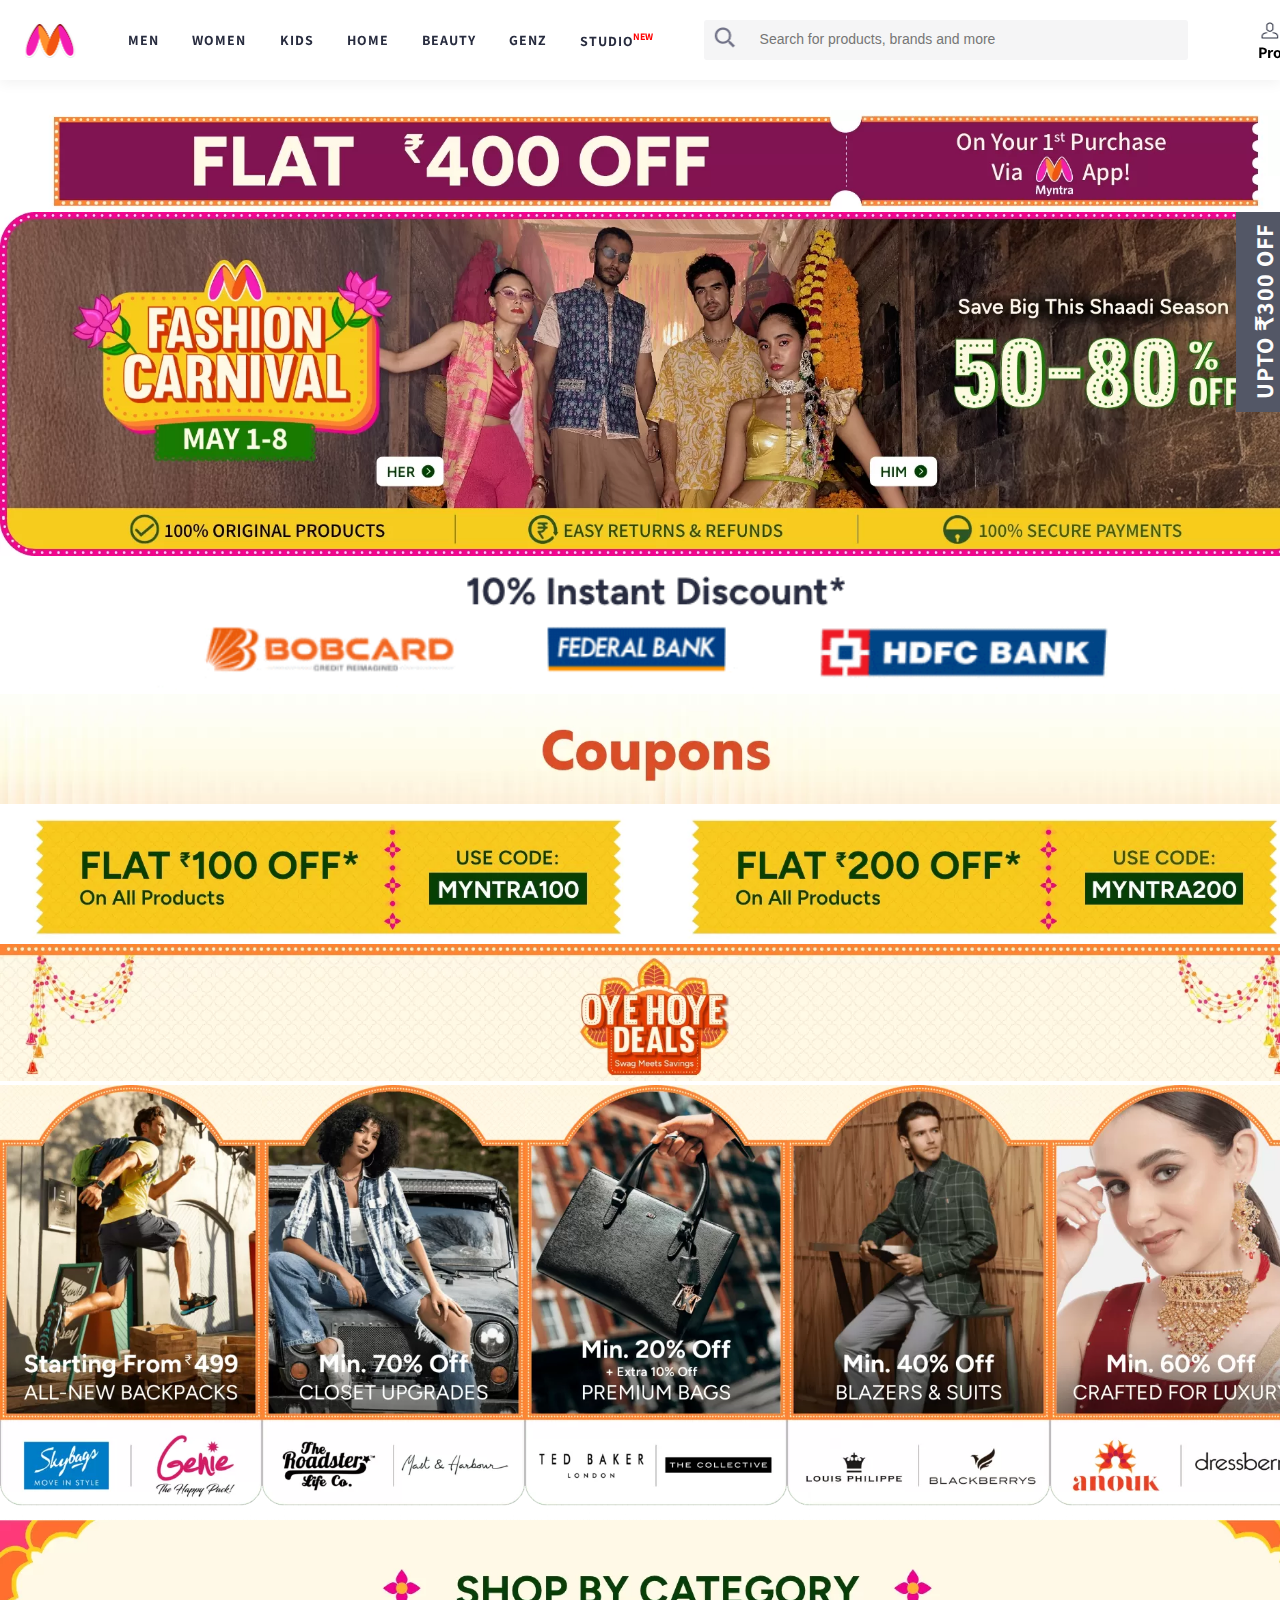
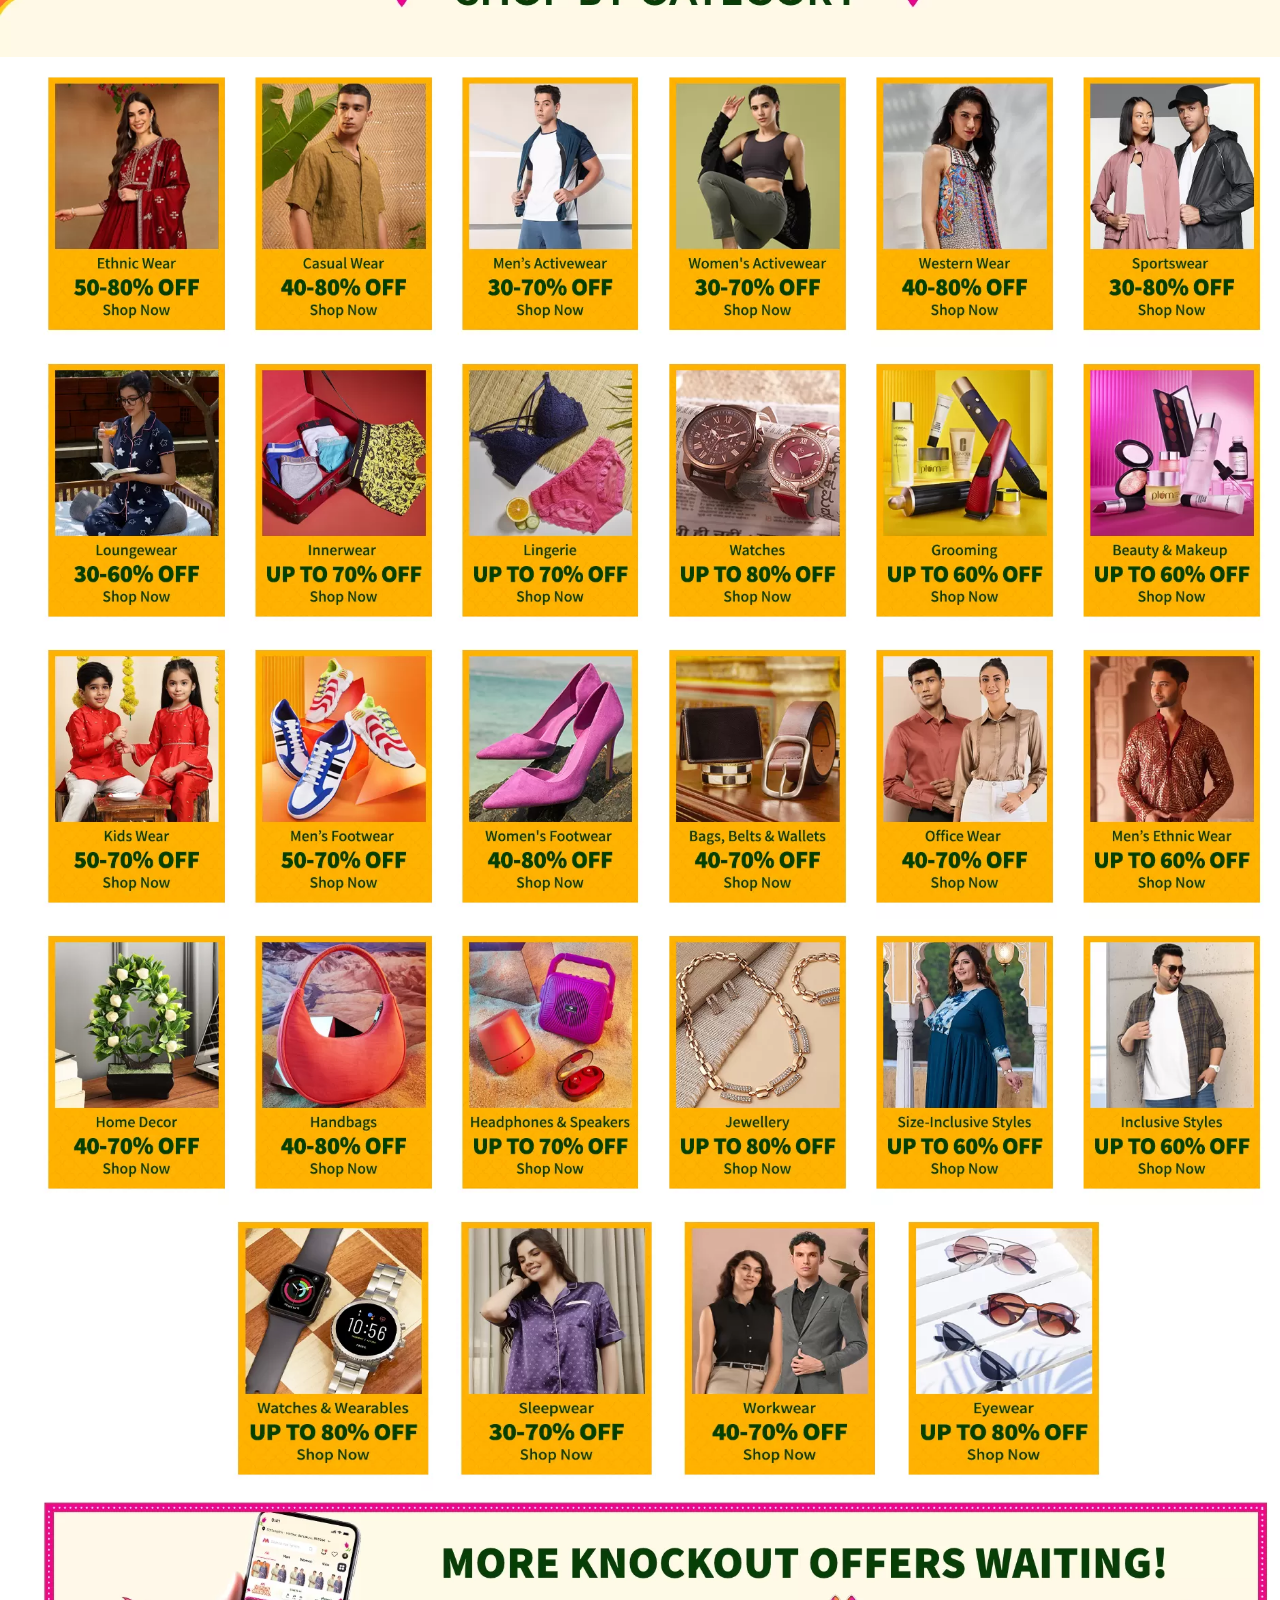
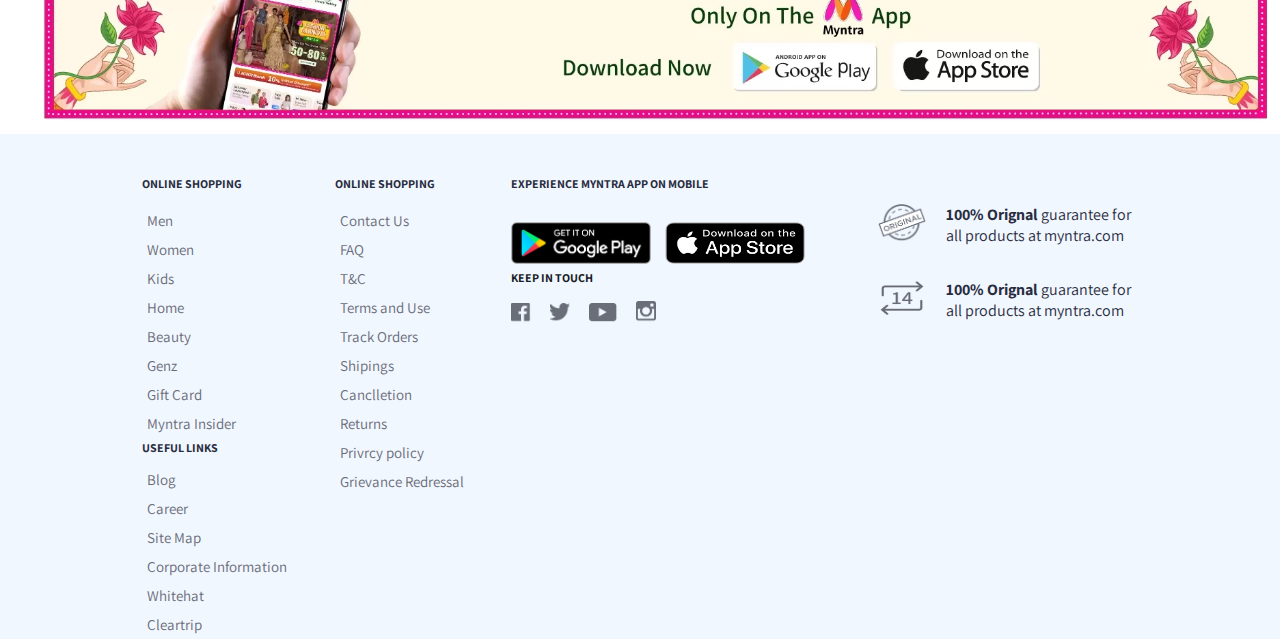
<file: index.html>
<!DOCTYPE html>
<html lang="en">

<head>
    <meta charset="UTF-8">
    <meta name="viewport" content="width=device-width, initial-scale=1.0">
    <title>Document</title>
    <link rel="stylesheet" href="CSS/style.css">
</head>

<body>
    <!-- header start  -->
    <header>
        <div class="top-container">
            <a href="index.html">
                <div class="logo"></div>
            </a>
            <nav>
                <ul>
                    <li><a href="">men</a>
                        <div class="pop">
                        <div class="products-pop">
                            <div class="first-row-pop">
                                 <a href="" style="color: #ee5f73;">Topwear</a>
                            <ol>
                                <li><a href="">T-Shirts</a></li>
                                <li><a href="">Casual Shirts</a></li>
                                <li><a href="">Formal Shirts</a></li>
                                <li><a href=""> SweatShirts</a></li>
                                <li><a href="">Sweters</a></li>
                                <li><a href="">Suits</a></li>
                                <li><a href="">Rain Coat</a></li>
                               
                            </ol>
                             <hr style="width: 140px; height:1px;color:rgb(186, 186, 186);">
                            <br>
                            <div>
                             <a href="" style="color: #ee5f73;">Indian & Fastive Wear</a>
                             <ol>
                                <li><a href="">Kurtas & Kurta set</a></li>
                                <li><a href="">Sherwanis</a></li>
                                <li><a href="">Nehru Jackets</a></li>
                                <li><a href="">Dhotis</a></li>
                             </ol>
                             </div>
                            </div>
                            <div class="first-row-pop">
                                 <a href="" style="color: #ee5f73;">Bottom</a>
                            <ol>
                                <li><a href="">Jeans</a></li>
                                <li><a href="">Casual Trouser</a></li>
                                <li><a href="">Formal Trouser</a></li>
                                <li><a href=""> Shorts</a></li>
                                <li><a href="">Track Pants</a></li>
                            </ol>
                             <hr style="width: 140px; height:1px;color:rgb(186, 186, 186);">
                            <br>
                             <a href="" style="color: #ee5f73;">Inner Wear & Sleep Wear</a>
                             <ol>
                                <li><a href="">Briefs</a></li>
                                <li><a href="">Sherwanis</a></li>
                                <li><a href="">Nehru Jackets</a></li>
                                <li><a href="">Dhotis</a></li>
                             </ol>
                              <hr style="width: 140px; height:1px;color:rgb(186, 186, 186);">
                             <br>
                              <a href="" style="color: #ee5f73;">Plus Size</a>
                            </div>
                            <div class="first-row-pop">
                                 <a href="" style="color: #ee5f73;">Footwear</a>
                            <ol>
                                <li><a href="">Casual Shoes</a></li>
                                <li><a href="">Formal Shoes</a></li>
                                <li><a href=""> Formal Shoes</a></li>
                                <li><a href="">Snakers</a></li>
                                <li><a href="">Sandels</a></li>
                                <li><a href="">Flip Flop</a></li>
                                <li><a href="">Socks</a></li>
                                <hr style="width: 140px; height:1px;color:rgb(186, 186, 186);">
                            </ol>
                            <ol>
                                <br>
                            <li> <a href="" style="color: #ee5f73; font-size:14px; font-weight:700;">Porsnal Care & Gromming</a></li>
                            <li> <a href="" style="color: #ee5f73; font-size:14px; font-weight:700;">Sunglass & Frames</a></li>
                             <li><a href="" style="color: #ee5f73; font-size:14px; font-weight:700;">Watch</a></li>
                             </ol>
                            </div>
                            <div class="first-row-pop">
                                 <a href="" style="color: #ee5f73;">Sport & Active Wear</a>
                            <ol>
                                <li><a href="">Sport Shoes</a></li>
                                <li><a href="">Sport Sandels</a></li>
                                <li><a href="">Activ T-Shirts</a></li>
                                <li><a href=""> Track Pants</a></li>
                                <li><a href="">Track Suits</a></li>
                                <li><a href="">Jackets</a></li>
                                <li><a href="">Swimwear</a></li>
                                <hr style="width: 140px; height:1px;color:rgb(186, 186, 186);">
                            </ol>
                             <a href="" style="color: #ee5f73;">Indian & Fastive Wear</a>
                             <ol>
                                <li><a href="">Kurtas & Kurta set</a></li>
                                <li><a href="">Sherwanis</a></li>
                                <li><a href="">Nehru Jackets</a></li>
                                <li><a href="">Dhotis</a></li>
                             </ol>
                            </div>
                            <div class="first-row-pop">
                                 <a href="" style="color: #ee5f73;">Topwear</a>
                            <ol>
                                <li><a href="">T-Shirts</a></li>
                                <li><a href="">Casual Shirts</a></li>
                                <li><a href="">Formal Shirts</a></li>
                                <li><a href=""> SweatShirts</a></li>
                                <li><a href="">Sweters</a></li>
                                <li><a href="">Suits</a></li>
                                <li><a href="">Rain Coat</a></li>
                                <hr style="width: 140px; height:1px;color:rgb(186, 186, 186);">
                            </ol>
                             <a href="" style="color: #ee5f73;">Indian & Fastive Wear</a>
                             <ol>
                                <li><a href="">Kurtas & Kurta set</a></li>
                                <li><a href="">Sherwanis</a></li>
                                <li><a href="">Nehru Jackets</a></li>
                                <li><a href="">Dhotis</a></li>
                             </ol>
                            </div>
                        </div>
                       </div>
                    </li>
                    <li><a href="">women</a>
                    <div class="pop">
                        <div class="products-pop">
                            <div class="first-row-pop">
                                 <a href="" style="color: #ee5f73;">Topwear</a>
                            <ol>
                                <li><a href="">T-Shirts</a></li>
                                <li><a href="">Casual Shirts</a></li>
                                <li><a href="">Formal Shirts</a></li>
                                <li><a href=""> SweatShirts</a></li>
                                <li><a href="">Sweters</a></li>
                                <li><a href="">Suits</a></li>
                                <li><a href="">Rain Coat</a></li>
                               
                            </ol>
                             <hr style="width: 140px; height:1px;color:rgb(186, 186, 186);">
                            <br>
                            <div>
                             <a href="" style="color: #ee5f73;">Indian & Fastive Wear</a>
                             <ol>
                                <li><a href="">Kurtas & Kurta set</a></li>
                                <li><a href="">Sherwanis</a></li>
                                <li><a href="">Nehru Jackets</a></li>
                                <li><a href="">Dhotis</a></li>
                             </ol>
                             </div>
                            </div>
                            <div class="first-row-pop">
                                 <a href="" style="color: #ee5f73;">Bottom</a>
                            <ol>
                                <li><a href="">Jeans</a></li>
                                <li><a href="">Casual Trouser</a></li>
                                <li><a href="">Formal Trouser</a></li>
                                <li><a href=""> Shorts</a></li>
                                <li><a href="">Track Pants</a></li>
                            </ol>
                             <hr style="width: 140px; height:1px;color:rgb(186, 186, 186);">
                            <br>
                             <a href="" style="color: #ee5f73;">Inner Wear & Sleep Wear</a>
                             <ol>
                                <li><a href="">Briefs</a></li>
                                <li><a href="">Sherwanis</a></li>
                                <li><a href="">Nehru Jackets</a></li>
                                <li><a href="">Dhotis</a></li>
                             </ol>
                              <hr style="width: 140px; height:1px;color:rgb(186, 186, 186);">
                             <br>
                              <a href="" style="color: #ee5f73;">Plus Size</a>
                            </div>
                            <div class="first-row-pop">
                                 <a href="" style="color: #ee5f73;">Footwear</a>
                            <ol>
                                <li><a href="">Casual Shoes</a></li>
                                <li><a href="">Formal Shoes</a></li>
                                <li><a href=""> Formal Shoes</a></li>
                                <li><a href="">Snakers</a></li>
                                <li><a href="">Sandels</a></li>
                                <li><a href="">Flip Flop</a></li>
                                <li><a href="">Socks</a></li>
                                <hr style="width: 140px; height:1px;color:rgb(186, 186, 186);">
                            </ol>
                            <ol>
                                <br>
                            <li> <a href="" style="color: #ee5f73; font-size:14px; font-weight:700;">Porsnal Care & Gromming</a></li>
                            <li> <a href="" style="color: #ee5f73; font-size:14px; font-weight:700;">Sunglass & Frames</a></li>
                             <li><a href="" style="color: #ee5f73; font-size:14px; font-weight:700;">Watch</a></li>
                             </ol>
                            </div>
                            <div class="first-row-pop">
                                 <a href="" style="color: #ee5f73;">Sport & Active Wear</a>
                            <ol>
                                <li><a href="">Sport Shoes</a></li>
                                <li><a href="">Sport Sandels</a></li>
                                <li><a href="">Activ T-Shirts</a></li>
                                <li><a href=""> Track Pants</a></li>
                                <li><a href="">Track Suits</a></li>
                                <li><a href="">Jackets</a></li>
                                <li><a href="">Swimwear</a></li>
                                <hr style="width: 140px; height:1px;color:rgb(186, 186, 186);">
                            </ol>
                             <a href="" style="color: #ee5f73;">Indian & Fastive Wear</a>
                             <ol>
                                <li><a href="">Kurtas & Kurta set</a></li>
                                <li><a href="">Sherwanis</a></li>
                                <li><a href="">Nehru Jackets</a></li>
                                <li><a href="">Dhotis</a></li>
                             </ol>
                            </div>
                            <div class="first-row-pop">
                                 <a href="" style="color: #ee5f73;">Topwear</a>
                            <ol>
                                <li><a href="">T-Shirts</a></li>
                                <li><a href="">Casual Shirts</a></li>
                                <li><a href="">Formal Shirts</a></li>
                                <li><a href=""> SweatShirts</a></li>
                                <li><a href="">Sweters</a></li>
                                <li><a href="">Suits</a></li>
                                <li><a href="">Rain Coat</a></li>
                                <hr style="width: 140px; height:1px;color:rgb(186, 186, 186);">
                            </ol>
                             <a href="" style="color: #ee5f73;">Indian & Fastive Wear</a>
                             <ol>
                                <li><a href="">Kurtas & Kurta set</a></li>
                                <li><a href="">Sherwanis</a></li>
                                <li><a href="">Nehru Jackets</a></li>
                                <li><a href="">Dhotis</a></li>
                             </ol>
                            </div>
                        </div>
                       </div></li>
                    <li><a href="">kids</a>
                    <div class="pop">
                        <div class="products-pop">
                            <div class="first-row-pop">
                                 <a href="" style="color: #ee5f73;">Topwear</a>
                            <ol>
                                <li><a href="">T-Shirts</a></li>
                                <li><a href="">Casual Shirts</a></li>
                                <li><a href="">Formal Shirts</a></li>
                                <li><a href=""> SweatShirts</a></li>
                                <li><a href="">Sweters</a></li>
                                <li><a href="">Suits</a></li>
                                <li><a href="">Rain Coat</a></li>
                               
                            </ol>
                             <hr style="width: 140px; height:1px;color:rgb(186, 186, 186);">
                            <br>
                            <div>
                             <a href="" style="color: #ee5f73;">Indian & Fastive Wear</a>
                             <ol>
                                <li><a href="">Kurtas & Kurta set</a></li>
                                <li><a href="">Sherwanis</a></li>
                                <li><a href="">Nehru Jackets</a></li>
                                <li><a href="">Dhotis</a></li>
                             </ol>
                             </div>
                            </div>
                            <div class="first-row-pop">
                                 <a href="" style="color: #ee5f73;">Bottom</a>
                            <ol>
                                <li><a href="">Jeans</a></li>
                                <li><a href="">Casual Trouser</a></li>
                                <li><a href="">Formal Trouser</a></li>
                                <li><a href=""> Shorts</a></li>
                                <li><a href="">Track Pants</a></li>
                            </ol>
                             <hr style="width: 140px; height:1px;color:rgb(186, 186, 186);">
                            <br>
                             <a href="" style="color: #ee5f73;">Inner Wear & Sleep Wear</a>
                             <ol>
                                <li><a href="">Briefs</a></li>
                                <li><a href="">Sherwanis</a></li>
                                <li><a href="">Nehru Jackets</a></li>
                                <li><a href="">Dhotis</a></li>
                             </ol>
                              <hr style="width: 140px; height:1px;color:rgb(186, 186, 186);">
                             <br>
                              <a href="" style="color: #ee5f73;">Plus Size</a>
                            </div>
                            <div class="first-row-pop">
                                 <a href="" style="color: #ee5f73;">Footwear</a>
                            <ol>
                                <li><a href="">Casual Shoes</a></li>
                                <li><a href="">Formal Shoes</a></li>
                                <li><a href=""> Formal Shoes</a></li>
                                <li><a href="">Snakers</a></li>
                                <li><a href="">Sandels</a></li>
                                <li><a href="">Flip Flop</a></li>
                                <li><a href="">Socks</a></li>
                                <hr style="width: 140px; height:1px;color:rgb(186, 186, 186);">
                            </ol>
                            <ol>
                                <br>
                            <li> <a href="" style="color: #ee5f73; font-size:14px; font-weight:700;">Porsnal Care & Gromming</a></li>
                            <li> <a href="" style="color: #ee5f73; font-size:14px; font-weight:700;">Sunglass & Frames</a></li>
                             <li><a href="" style="color: #ee5f73; font-size:14px; font-weight:700;">Watch</a></li>
                             </ol>
                            </div>
                            <div class="first-row-pop">
                                 <a href="" style="color: #ee5f73;">Sport & Active Wear</a>
                            <ol>
                                <li><a href="">Sport Shoes</a></li>
                                <li><a href="">Sport Sandels</a></li>
                                <li><a href="">Activ T-Shirts</a></li>
                                <li><a href=""> Track Pants</a></li>
                                <li><a href="">Track Suits</a></li>
                                <li><a href="">Jackets</a></li>
                                <li><a href="">Swimwear</a></li>
                                <hr style="width: 140px; height:1px;color:rgb(186, 186, 186);">
                            </ol>
                             <a href="" style="color: #ee5f73;">Indian & Fastive Wear</a>
                             <ol>
                                <li><a href="">Kurtas & Kurta set</a></li>
                                <li><a href="">Sherwanis</a></li>
                                <li><a href="">Nehru Jackets</a></li>
                                <li><a href="">Dhotis</a></li>
                             </ol>
                            </div>
                            <div class="first-row-pop">
                                 <a href="" style="color: #ee5f73;">Topwear</a>
                            <ol>
                                <li><a href="">T-Shirts</a></li>
                                <li><a href="">Casual Shirts</a></li>
                                <li><a href="">Formal Shirts</a></li>
                                <li><a href=""> SweatShirts</a></li>
                                <li><a href="">Sweters</a></li>
                                <li><a href="">Suits</a></li>
                                <li><a href="">Rain Coat</a></li>
                                <hr style="width: 140px; height:1px;color:rgb(186, 186, 186);">
                            </ol>
                             <a href="" style="color: #ee5f73;">Indian & Fastive Wear</a>
                             <ol>
                                <li><a href="">Kurtas & Kurta set</a></li>
                                <li><a href="">Sherwanis</a></li>
                                <li><a href="">Nehru Jackets</a></li>
                                <li><a href="">Dhotis</a></li>
                             </ol>
                            </div>
                        </div>
                       </div></li>
                    <li><a href="home.html">home</a>
                    <div class="pop">
                        <div class="products-pop">
                            <div class="first-row-pop">
                                 <a href="" style="color: #ee5f73;">Topwear</a>
                            <ol>
                                <li><a href="">T-Shirts</a></li>
                                <li><a href="">Casual Shirts</a></li>
                                <li><a href="">Formal Shirts</a></li>
                                <li><a href=""> SweatShirts</a></li>
                                <li><a href="">Sweters</a></li>
                                <li><a href="">Suits</a></li>
                                <li><a href="">Rain Coat</a></li>
                               
                            </ol>
                             <hr style="width: 140px; height:1px;color:rgb(186, 186, 186);">
                            <br>
                            <div>
                             <a href="" style="color: #ee5f73;">Indian & Fastive Wear</a>
                             <ol>
                                <li><a href="">Kurtas & Kurta set</a></li>
                                <li><a href="">Sherwanis</a></li>
                                <li><a href="">Nehru Jackets</a></li>
                                <li><a href="">Dhotis</a></li>
                             </ol>
                             </div>
                            </div>
                            <div class="first-row-pop">
                                 <a href="" style="color: #ee5f73;">Bottom</a>
                            <ol>
                                <li><a href="">Jeans</a></li>
                                <li><a href="">Casual Trouser</a></li>
                                <li><a href="">Formal Trouser</a></li>
                                <li><a href=""> Shorts</a></li>
                                <li><a href="">Track Pants</a></li>
                            </ol>
                             <hr style="width: 140px; height:1px;color:rgb(186, 186, 186);">
                            <br>
                             <a href="" style="color: #ee5f73;">Inner Wear & Sleep Wear</a>
                             <ol>
                                <li><a href="">Briefs</a></li>
                                <li><a href="">Sherwanis</a></li>
                                <li><a href="">Nehru Jackets</a></li>
                                <li><a href="">Dhotis</a></li>
                             </ol>
                              <hr style="width: 140px; height:1px;color:rgb(186, 186, 186);">
                             <br>
                              <a href="" style="color: #ee5f73;">Plus Size</a>
                            </div>
                            <div class="first-row-pop">
                                 <a href="" style="color: #ee5f73;">Footwear</a>
                            <ol>
                                <li><a href="">Casual Shoes</a></li>
                                <li><a href="">Formal Shoes</a></li>
                                <li><a href=""> Formal Shoes</a></li>
                                <li><a href="">Snakers</a></li>
                                <li><a href="">Sandels</a></li>
                                <li><a href="">Flip Flop</a></li>
                                <li><a href="">Socks</a></li>
                                <hr style="width: 140px; height:1px;color:rgb(186, 186, 186);">
                            </ol>
                            <ol>
                                <br>
                            <li> <a href="" style="color: #ee5f73; font-size:14px; font-weight:700;">Porsnal Care & Gromming</a></li>
                            <li> <a href="" style="color: #ee5f73; font-size:14px; font-weight:700;">Sunglass & Frames</a></li>
                             <li><a href="" style="color: #ee5f73; font-size:14px; font-weight:700;">Watch</a></li>
                             </ol>
                            </div>
                            <div class="first-row-pop">
                                 <a href="" style="color: #ee5f73;">Sport & Active Wear</a>
                            <ol>
                                <li><a href="">Sport Shoes</a></li>
                                <li><a href="">Sport Sandels</a></li>
                                <li><a href="">Activ T-Shirts</a></li>
                                <li><a href=""> Track Pants</a></li>
                                <li><a href="">Track Suits</a></li>
                                <li><a href="">Jackets</a></li>
                                <li><a href="">Swimwear</a></li>
                                <hr style="width: 140px; height:1px;color:rgb(186, 186, 186);">
                            </ol>
                             <a href="" style="color: #ee5f73;">Indian & Fastive Wear</a>
                             <ol>
                                <li><a href="">Kurtas & Kurta set</a></li>
                                <li><a href="">Sherwanis</a></li>
                                <li><a href="">Nehru Jackets</a></li>
                                <li><a href="">Dhotis</a></li>
                             </ol>
                            </div>
                            <div class="first-row-pop">
                                 <a href="" style="color: #ee5f73;">Topwear</a>
                            <ol>
                                <li><a href="">T-Shirts</a></li>
                                <li><a href="">Casual Shirts</a></li>
                                <li><a href="">Formal Shirts</a></li>
                                <li><a href=""> SweatShirts</a></li>
                                <li><a href="">Sweters</a></li>
                                <li><a href="">Suits</a></li>
                                <li><a href="">Rain Coat</a></li>
                                <hr style="width: 140px; height:1px;color:rgb(186, 186, 186);">
                            </ol>
                             <a href="" style="color: #ee5f73;">Indian & Fastive Wear</a>
                             <ol>
                                <li><a href="">Kurtas & Kurta set</a></li>
                                <li><a href="">Sherwanis</a></li>
                                <li><a href="">Nehru Jackets</a></li>
                                <li><a href="">Dhotis</a></li>
                             </ol>
                            </div>
                        </div>
                       </div></li>
                    <li><a href="">beauty</a>
                    </li>
                    <li><a href="">genz</a>
                    </li>
                    <li><a href="">studio <sup>NEW</sup></a></li>

                </ul>
            </nav>
            <div class="search-section">
                <div class="search-image"></div>
                <input type="text" name="" id="" placeholder="Search for products, brands and more"
                    class="search-input">
            </div>
            <div class="header-icons">
                <div class="icon-img">
                    <div class="header-img-icon1"> </div>
                    <span>Profile</span>
                </div>
                <div class="icon-img">
                    <div class="header-img-icon2"> </div>
                    <span>Wishlist</span>
                </div>
                <div class="icon-img">
                    <div class="header-img-icon3"> </div>
                    <span>Bag</span>
                </div>
            </div>
        </div>
    </header>
    <!-- header end  -->



    <!-- middle-section start -->
    <div class="middle-section">
        <div class="first-banner">
            <img src="img/banner1.webp" alt="" width="100%">
        </div>

    <!-- discount box  -->
<div class="discount-box">
   <p>UPTO ₹300 OFF</p>
</div>
    <!-- discound box  -->



        <div class="second-banner">
            <img src="img/banner2-part1.webp" alt="" width="50%">
            <img src="img/banner2-part2.webp" alt="" width="50%">
        </div>
        <div class="third-banner">
            <img src="img/banner3.gif" alt="" width="100%">
            <img src="img/banner4.webp" alt="" width="100%">
        </div>
        <div class="second-banner">
            <img src="img/banner5.webp" alt="" width="50%">
            <img src="img/banner6.webp" alt="" width="50%">
        </div>
        <div class="third-banner">
            <img src="img/banner7.webp" alt="" width="100%">
        </div>
        <div class="products-card">
            <img src="img/card1.webp" alt="">
            <img src="img/card2.webp" alt="">
            <img src="img/card3.webp" alt="">
            <img src="img/card4.webp" alt="">
            <img src="img/card5.webp" alt="">
        </div>
        <div class="third-banner">
            <img src="img/banner8.webp" alt="" width="100%">
        </div>
        <div class="products">
            <img src="img/product1.webp" alt="">
            <img src="img/product2.webp" alt="">
            <img src="img/product3.webp" alt="">
            <img src="img/product4.webp" alt="">
            <img src="img/product5.webp" alt="">
            <img src="img/product6.webp" alt="">
            <img src="img/product7.webp" alt="">
            <img src="img/product8.webp" alt="">
            <img src="img/product9.webp" alt="">
            <img src="img/product10.webp" alt="">
            <img src="img/product11.webp" alt="">
            <img src="img/product12.webp" alt="">
            <img src="img/product13.webp" alt="">
            <img src="img/product14.webp" alt="">
            <img src="img/product15.webp" alt="">
            <img src="img/product16.webp" alt="">
            <img src="img/product17.webp" alt="">
            <img src="img/product18.webp" alt="">
            <img src="img/product19.webp" alt="">
            <img src="img/product20.webp" alt="">
            <img src="img/product21.webp" alt="">
            <img src="img/product22.webp" alt="">
            <img src="img/product23.webp" alt="">
            <img src="img/product24.webp" alt="">
            <div class="products-4-center">
                <img src="img/product25.webp" alt="">
                <img src="img/product26.webp" alt="">
                <img src="img/product27.webp" alt="">
                <img src="img/product28.webp" alt="">
            </div>
        </div>
        <div class="third-banner">
            <img src="img/banner9.webp" alt="" width="100%">
        </div>
        <footer>
            <div class="footer-container">
                <div class="footer-1-row">
                    <a href=""
                        style="color: #282c3f;  font-weight: 700; font-size: 12px; font-family:Assistant, -apple-system, BlinkMacSystemFont, Segoe UI, Roboto, Helvetica, Arial, sans-serif">
                        ONLINE SHOPPING </a>

                    <div>
                        <ul>
                            <li>Men</li>
                            <li>Women</li>
                            <li>Kids</li>
                            <li>Home</li>
                            <li>Beauty</li>
                            <li>Genz</li>
                            <li>Gift Card</li>
                            <li>Myntra Insider</li>
                        </ul>
                        <a href=""
                            style="color: #282c3f; padding-top: 14px; font-weight: 700; font-size: 12px; font-family:Assistant, -apple-system, BlinkMacSystemFont, Segoe UI, Roboto, Helvetica, Arial, sans-serif">
                            USEFUL LINKS </a>
                        <ul>
                            <li style="padding-top: 14px;">Blog</li>
                            <li>Career</li>
                            <li>Site Map</li>
                            <li>Corporate Information</li>
                            <li>Whitehat</li>
                            <li>Cleartrip</li>
                        </ul>
                    </div>
                </div>
                <div class="footer-1-row">
                    <a href=""
                        style="color: #282c3f;  font-weight: 700; font-size: 12px; font-family:Assistant, -apple-system, BlinkMacSystemFont, Segoe UI, Roboto, Helvetica, Arial, sans-serif">
                        ONLINE SHOPPING </a>

                    <div>
                        <ul>
                            <li>Contact Us</li>
                            <li>FAQ</li>
                            <li>T&C</li>
                            <li>Terms and Use</li>
                            <li>Track Orders</li>
                            <li>Shipings</li>
                            <li>Canclletion</li>
                            <li>Returns</li>
                            <li>Privrcy policy</li>
                            <li>Grievance Redressal</li>
                        </ul>
                    </div>
                </div>
                <div class="footer-1-row">
                    <a href=""
                        style="color: #282c3f;  font-weight: 700; font-size: 12px; font-family:Assistant, -apple-system, BlinkMacSystemFont, Segoe UI, Roboto, Helvetica, Arial, sans-serif">
                        EXPERIENCE MYNTRA APP ON MOBILE
                    </a>

                    <div>
                        <div style="margin-top:30px;">
                            <img src="img/play-store.png" alt="" width="140px" height="42px"
                                style="margin-right: 10px;">
                            <img src="img/app-store.png" alt="" width="140px" height="42px" style="margin-right: 10px;">
                        </div>
                    </div>
                    <a href=""
                        style="color: #181b28; font-weight: 700; font-size: 12px; font-family:Assistant, -apple-system, BlinkMacSystemFont, Segoe UI, Roboto, Helvetica, Arial, sans-serif">
                        KEEP IN TOUCH
                    </a>
                    <div class="social-media-icon">
                        <img src="img/facebook.png" alt="" width="20px" height="20px">
                        <img src="img/twitter.png" alt="" width="20px" height="20px">
                        <img src="img/youtube.png" alt="" width="28px" height="20px">
                        <img src="img/instagram.png" alt="" width="20px" height="22px">
                    </div>
                </div>
                <div class="footer-1-row">
                    <div class="footer-resti">
                        <div>
                            <img src="img/orignal.png" alt="">
                        </div>
                        <div>
                            <strong>100% Orignal</strong>
                            guarantee for all products at myntra.com
                        </div>
                    </div>
                    <div class="footer-resti" style="padding-top: 30px;">
                        <div>
                            <img src="img/return.png" alt="">
                        </div>
                        <div>
                            <strong>100% Orignal</strong>
                            guarantee for all products at myntra.com
                        </div>
                    </div>
                </div>
            </div>
        </footer>
    </div>
</body>

</html>
</file>
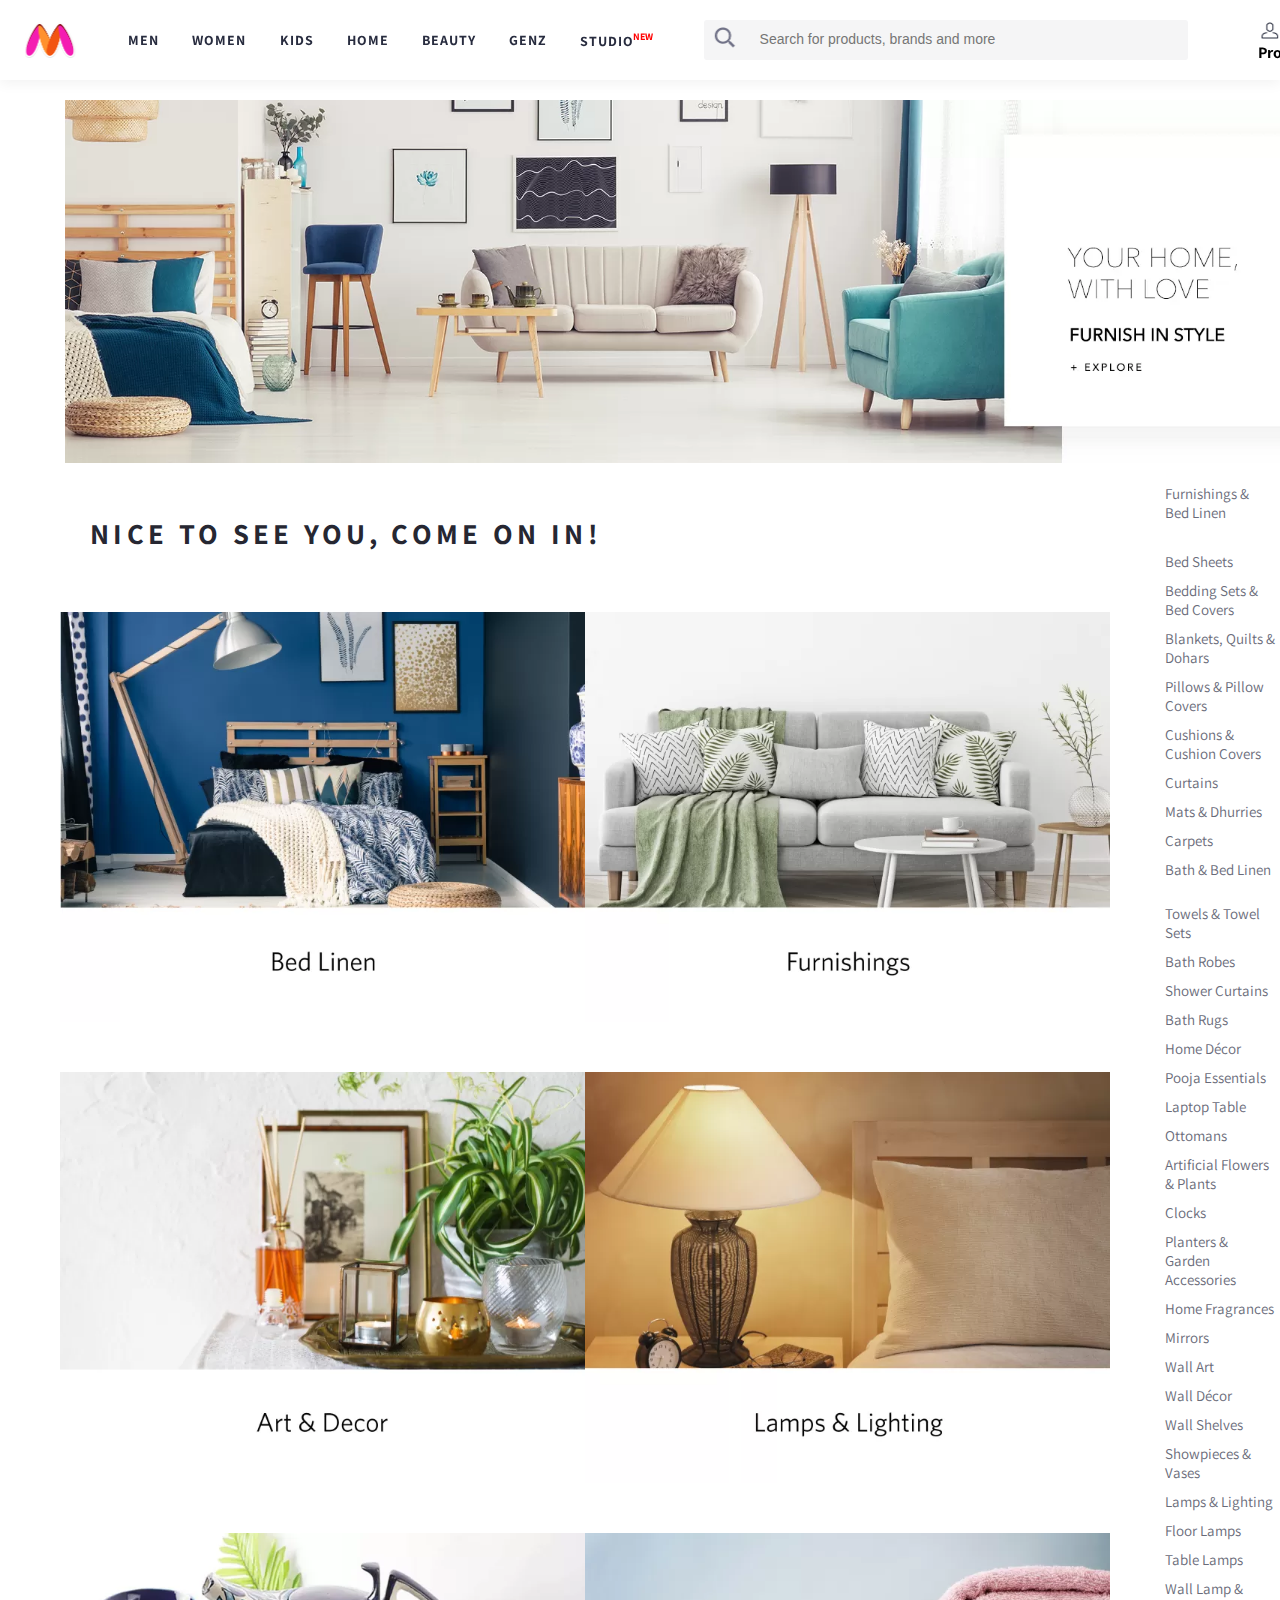
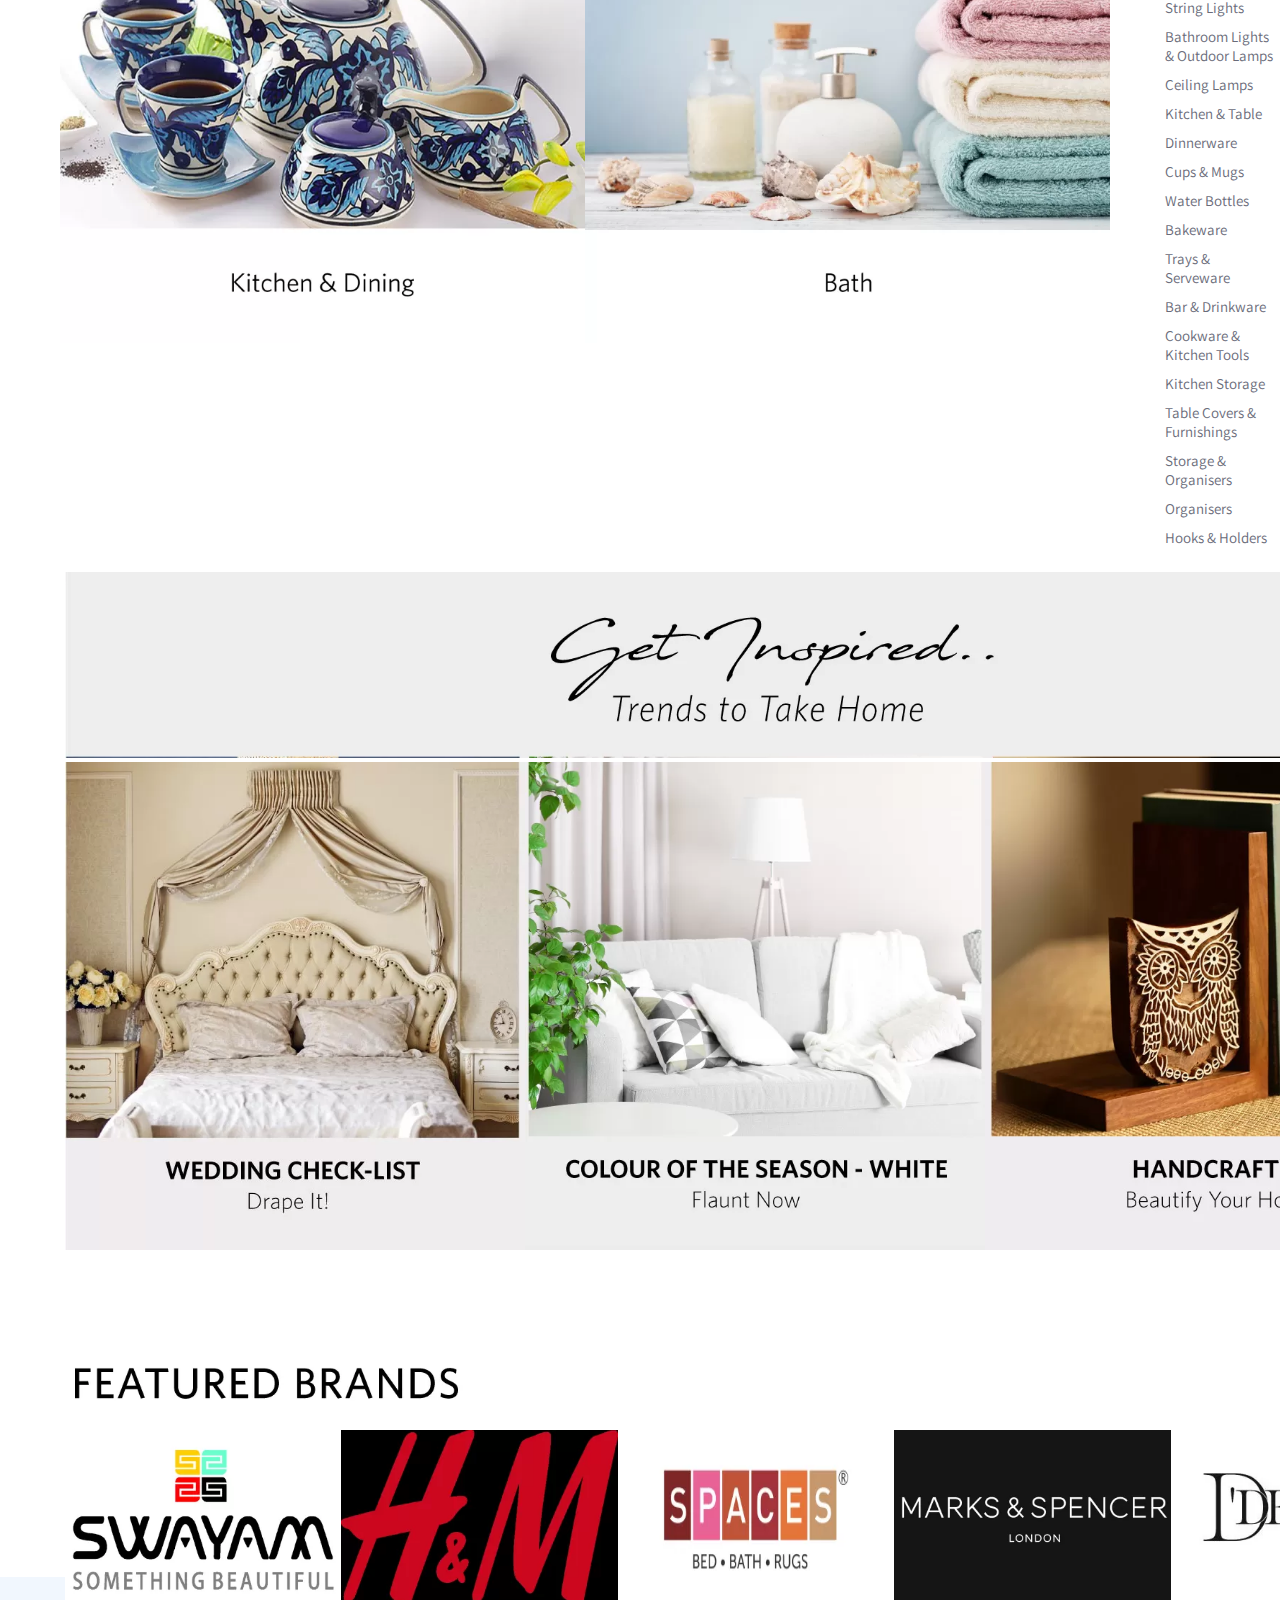
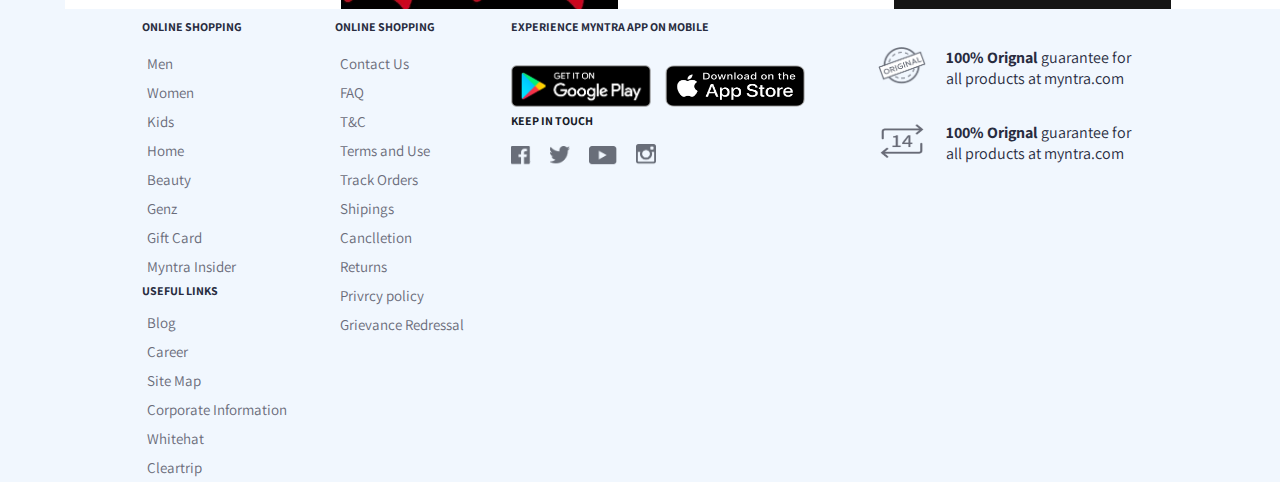
<file: home.html>
<!DOCTYPE html>
<html lang="en">

<head>
    <meta charset="UTF-8">
    <meta name="viewport" content="width=device-width, initial-scale=1.0">
    <title>Document</title>
    <link rel="stylesheet" href="CSS/style.css">
</head>

<body>
    <!-- header start  -->
    <header>
        <div class="top-container">
            <a href="index.html">
                <div class="logo"></div>
            </a>
            <nav>
                <ul>
                    <li><a href="">men</a></li>
                    <li><a href="">women</a></li>
                    <li><a href="">kids</a></li>
                    <li><a href="home.html">home</a></li>
                    <li><a href="">beauty</a></li>
                    <li><a href="">genz</a></li>
                    <li><a href="">studio <sup>NEW</sup></a></li>

                </ul>
            </nav>
            <div class="search-section">
                <div class="search-image"></div>
                <input type="text" name="" id="" placeholder="Search for products, brands and more"
                    class="search-input">
            </div>
            <div class="header-icons">
                <div class="icon-img">
                    <div class="header-img-icon1"> </div>
                    <span>Profile</span>
                </div>
                <div class="icon-img">
                    <div class="header-img-icon2"> </div>
                    <span>Wishlist</span>
                </div>
                <div class="icon-img">
                    <div class="header-img-icon3"> </div>
                    <span>Bag</span>
                </div>
            </div>
        </div>
    </header>
    <!-- header end  -->


    <!-- main part start  -->
    <div class="home-page-middle-container" style="padding-top: 80px;">
        <div class="home-middle-part">
            <img src="img/home-page-banner1.webp" alt="" width="100%">
        </div>
        <div class="home-middle-part2">
            <div class="home-middle-part-left">
                <h4>NICE TO SEE YOU, COME ON IN!</h4>
                <div class="home-page-product">
                    <img src="img/home-page-banner2.webp" alt="">
                    <img src="img/home-page-banner3.webp" alt="">
                    <img src="img/home-page-banner4.webp" alt="">
                    <img src="img/home-page-banner5.webp" alt="">
                    <img src="img/home-page-banner6.webp" alt="">
                    <img src="img/home-page-banner7.webp" alt="">
                </div>
            </div>
            <div class="home-middle-part-right">
                <div class="footer-1-row">
                    <div>
                        <ul class="home-rt-list">
                            <li>Furnishings & Bed Linen</li>
                            <li style="padding-top: 25px;"><a href="" >Bed Sheets</a></li>
                            <li><a href="">Bedding Sets & Bed Covers</a></li>
                            <li><a href="">Blankets, Quilts & Dohars</a></li>
                            <li><a href="">Pillows & Pillow Covers</a></li>
                            <li><a href="">Cushions & Cushion Covers</a></li>
                            <li><a href="">Curtains</a></li>
                            <li><a href="">Mats & Dhurries</a></li>
                            <li><a href="">Carpets</a></li>
                            <li><a href="" style="padding-top: 30px;">Bath & Bed Linen</a></li>
                            <li style="padding-top: 20px;"><a href="">Towels & Towel Sets</a></li>
                            <li><a href="">Bath Robes</a></li>
                            <li><a href="">Shower Curtains</a></li>
                            <li><a href="" style="padding-top: 20px;">Bath Rugs</a></li>
                            <li><a href="">Home Décor</a></li>
                            <li><a href="">Pooja Essentials</a></li>
                            <li><a href="">Laptop Table</a></li>
                            <li><a href="">Ottomans</a></li>
                            <li><a href="">Artificial Flowers & Plants</a></li>
                            <li><a href="">Clocks</a></li>
                            <li><a href="">Planters & Garden Accessories</a></li>
                            <li><a href="">Home Fragrances</a></li>
                            <li><a href="">Mirrors</a></li>
                            <li><a href="">Wall Art</a></li>
                            <li><a href="">Wall Décor</a></li>
                            <li><a href="">Wall Shelves</a></li>
                            <li><a href="">Showpieces & Vases</a></li>
                            <li><a href="">Lamps & Lighting</a></li>
                            <li><a href="">Floor Lamps</a></li>
                            <li><a href="">Table Lamps</a></li>
                            <li><a href="">Wall Lamp & String Lights</a></li>
                            <li><a href="">Bathroom Lights & Outdoor Lamps</a></li>
                            <li><a href="">Ceiling Lamps</a></li>
                            <li><a href="">Kitchen & Table</a></li>
                            <li><a href="">Dinnerware</a></li>
                            <li><a href="">Cups & Mugs</a></li>
                            <li><a href="">Water Bottles</a></li>
                            <li><a href="">Bakeware</a></li>
                            <li><a href="">Trays & Serveware</a></li>
                            <li><a href="">Bar & Drinkware</a></li>
                            <li><a href="">Cookware & Kitchen Tools</a></li>
                            <li><a href="">Kitchen Storage</a></li>
                            <li><a href="">Table Covers & Furnishings</a></li>
                            <li><a href="">Storage & Organisers</a></li>
                            <li><a href="">Organisers</a></li>
                            <li><a href="">Hooks & Holders</a></li>
                        </ul>
                    </div>
                </div>
            </div>
        </div>
        <div class="home-middle-part">
            <img src="img/home-page-banner8.webp" alt="" width="100%">
            <div style="display: flex; ">
                <img src="img/home-page-banner9.webp" alt="" width="33.3%">
                <img src="img/home-page-banner10.webp" alt="" width="33.3%">
                <img src="img/home-page-banner11.webp" alt="" width="33.3%">
            </div>
            <div>
                <img src="img/home-page-banner12.webp" alt="" width="100%">
            </div>
            <div style="display: flex; ">
                <img src="img/home-page-banner13.webp" alt="" width="20%">
                <img src="img/home-page-banner1.4webp.webp" alt="" width="20%">
                <img src="img/home-page-banner15.webp" alt="" width="20%">
                <img src="img/home-page-banner16.webp" alt="" width="20%">
                <img src="img/home-page-banner17.webp" alt="" width="20%">
            </div>
            </div>
            <div style="margin-top:50%;">
                <footer>
                    <div class="footer-container">
                        <div class="footer-1-row">
                            <a href=""
                                style="color: #282c3f;  font-weight: 700; font-size: 12px; font-family:Assistant, -apple-system, BlinkMacSystemFont, Segoe UI, Roboto, Helvetica, Arial, sans-serif">
                                ONLINE SHOPPING </a>
        
                            <div>
                                <ul>
                                    <li>Men</li>
                                    <li>Women</li>
                                    <li>Kids</li>
                                    <li>Home</li>
                                    <li>Beauty</li>
                                    <li>Genz</li>
                                    <li>Gift Card</li>
                                    <li>Myntra Insider</li>
                                </ul>
                                <a href=""
                                    style="color: #282c3f; padding-top: 14px; font-weight: 700; font-size: 12px; font-family:Assistant, -apple-system, BlinkMacSystemFont, Segoe UI, Roboto, Helvetica, Arial, sans-serif">
                                    USEFUL LINKS </a>
                                <ul>
                                    <li style="padding-top: 14px;">Blog</li>
                                    <li>Career</li>
                                    <li>Site Map</li>
                                    <li>Corporate Information</li>
                                    <li>Whitehat</li>
                                    <li>Cleartrip</li>
                                </ul>
                            </div>
                        </div>
                        <div class="footer-1-row">
                            <a href=""
                                style="color: #282c3f;  font-weight: 700; font-size: 12px; font-family:Assistant, -apple-system, BlinkMacSystemFont, Segoe UI, Roboto, Helvetica, Arial, sans-serif">
                                ONLINE SHOPPING </a>
        
                            <div>
                                <ul>
                                    <li>Contact Us</li>
                                    <li>FAQ</li>
                                    <li>T&C</li>
                                    <li>Terms and Use</li>
                                    <li>Track Orders</li>
                                    <li>Shipings</li>
                                    <li>Canclletion</li>
                                    <li>Returns</li>
                                    <li>Privrcy policy</li>
                                    <li>Grievance Redressal</li>
                                </ul>
                            </div>
                        </div>
                        <div class="footer-1-row">
                            <a href=""
                                style="color: #282c3f;  font-weight: 700; font-size: 12px; font-family:Assistant, -apple-system, BlinkMacSystemFont, Segoe UI, Roboto, Helvetica, Arial, sans-serif">
                                EXPERIENCE MYNTRA APP ON MOBILE
                            </a>
        
                            <div>
                               <div style="margin-top:30px;">
                                <img src="img/play-store.png" alt="" width="140px" height="42px" style="margin-right: 10px;">
                                <img src="img/app-store.png" alt=""  width="140px" height="42px" style="margin-right: 10px;">
                               </div>
                            </div>
                            <a href="" style="color: #181b28; font-weight: 700; font-size: 12px; font-family:Assistant, -apple-system, BlinkMacSystemFont, Segoe UI, Roboto, Helvetica, Arial, sans-serif">
                            KEEP IN TOUCH
                        </a>
                        <div class="social-media-icon">
                            <img src="img/facebook.png" alt="" width="20px" height="20px">
                            <img src="img/twitter.png" alt="" width="20px" height="20px">
                            <img src="img/youtube.png" alt="" width="28px" height="20px">
                            <img src="img/instagram.png" alt="" width="20px" height="22px">
                        </div>
                        </div>
                        <div class="footer-1-row">
                          <div class="footer-resti">
                            <div>
                                <img src="img/orignal.png" alt="">
                            </div>
                            <div>
                                <strong>100% Orignal</strong>
                                guarantee for all products at myntra.com
                            </div>
                          </div>
                          <div class="footer-resti" style="padding-top: 30px;">
                            <div>
                                <img src="img/return.png" alt="">
                            </div>
                            <div>
                                <strong>100% Orignal</strong>
                                guarantee for all products at myntra.com
                            </div>
                          </div>
                        </div>
                    </div>
                </footer>
            </div>
    </div>
    
</body>

</html>
</file>
<file: CSS/style.css>
@import url('https://fonts.googleapis.com/css2?family=Assistant:wght@200..800&display=swap');

* {
    margin: 0;
    padding: 0;
    box-sizing: border-box;
    list-style: none;
}


/* header start  */
header {
    width: 100%;
    height: 80px;
    position: fixed;
    top: 0;
    left: 0;
    z-index: 999;
    background-color: white;
    box-shadow: 0 4px 12px 0 rgba(0, 0, 0, .05);
}

.top-container {
    width: 1473px;
    height: 100%;
    margin: auto;
    display: flex;
    justify-content: space-around;
    align-items: center;
}

.logo {
    width: 53px;
    height: 36px;
    background-image: url(../img/logo.png);
    background-size: 1404px 105px;
    background-position: -462px 0;
}

nav {

    width: 525.200px;
    height: 100%;

}

nav sup {
    margin-top: -8px;
    margin-left: -5px;
    color: red;
    letter-spacing: normal;
    font-weight: 700;
    font-size: 10px;
    font-family: Assistant, -apple-system, BlinkMacSystemFont, Segoe UI, Roboto, Helvetica, Arial, sans-serif;
}

a {
    text-decoration: none;
    color: inherit;
}




.pop{
    width: 1100px;
    height: 450px;
    margin: auto;
    position: absolute;
    display: none;
    background-color: white;
    top: 80px;
}
.products-pop{
    width: 100%;
    display: flex;
    justify-content: space-around;
    padding-left: 25px;
}

.first-row-pop{
    padding-left: 10px;
}
.first-row-pop ol li{
    color: #474747;
    font-size: 12px;
    font-weight: 600;
    line-height: 28px;
    /* padding-left: 20px; */
}

.discount-box{
    writing-mode: vertical-rl;
    position: fixed;
    right: 0;
    background-color: #535766;
    letter-spacing: 1px;
    color: #fff;
    width: 44px;
}

.discount-box p{
    transform: rotate(-180deg);
    width: 36px;
    padding: 4px;
    height: 200px;
    vertical-align: middle;
    text-align: center;
    font-size: 24px;
    font-weight: 700;
    color: #fcfcfc;
    display: inline-block;
     font-family: Assistant, -apple-system, BlinkMacSystemFont, Segoe UI, Roboto, Helvetica, Arial, sans-serif;
}


li:hover .pop{
display: block;
/* background-color: #000; */

}

nav ul {
    width: 100%;
    height: 100%;
    list-style: none;
    font-size: 14px;
    font-weight: 700;
    text-transform: uppercase;
    letter-spacing: 1px;
    color: #282c3f;
    display: flex;
    justify-content: space-between;
    align-items: center;
    position: relative;
    font-family: Assistant, -apple-system, BlinkMacSystemFont, Segoe UI, Roboto, Helvetica, Arial, sans-serif;
}


.search-section{
    width: 484px;
    height: 40px;
    display: flex;
    align-items: center;
    background: #f5f5f6;
    border-radius: 3px ;
    padding: 10px;
}
.search-image{
    width: 25px;
    height: 26px;
    padding: 8px 0 2px;
    box-sizing: border-box;
    background-image: url(../img/logo.png);
    background-size: 1404px 105px;
    background-position: -754px 0;
}
.search-input{
    width: 95%;
    color: #696e79;
    height: 20px;
    line-height: 24px;
    font-size: 14px;
    outline: none;
    padding: 8px 10px 10px 20px;
    border: 1px solid #f5f5f6;
    background: #f5f5f6;
}
.header-icons{
    width: 210px;
    height: 40px;
    display: flex;
    justify-content: space-evenly;
}
.header-icons span{
color: #000;
font-family: 5px;
font-weight: 700;
line-height: 6px;
padding-top: 10px;
font-family:Assistant, -apple-system, BlinkMacSystemFont, Segoe UI, Roboto, Helvetica, Arial, sans-serif ;
} 

.header-img-icon1{
    width: 24px;
    height: 24px;
    background-image: url(../img/logo.png);
    background-size: 1404px 105px;
    background-position: -298px -56px;
}
.header-img-icon2{
    width: 20px;
    height: 24px;
    background-image: url(../img/logo.png);
    background-size: 1404px 105px;
    background-position: -314px -187px;
    margin: auto;
}
.header-img-icon3{
    width: 24px;
    height: 24px;
    background-image: url(../img/logo.png);
    background-size: 1404px 105px;
    background-position: -341px -56px;
}

/* header-section end  */

.middle-section{
    width: 100%;
    padding-top: 80px;
}
.first-banner{
    width: 1312px;
    height: 102px;
    margin: auto;
    margin-top: 30px;
}
.second-banner{
    width: 1312px;
    display: flex;
    margin: auto;
}
.third-banner{
    width: 1312px;
    margin: auto;
}
.products-card{
    width: 1312px;
    margin: auto;
    display: flex;
}
.products-card img{
    width: 20%;
}
.products{
    width: 1312px;
    margin: auto;
    display: flex;
    flex-wrap: wrap;
}
.products img{
    width: 16.6%;
    height: 286px;
}

.products-4-center{
    width: 940px;
    display: flex;
    margin: auto;
}
.products-4-center img{
    width: 28%;
    height: 286px;
    margin: auto;
}

/* middle part end  */

/* footer start */
footer{
    width: 100%;
    background: #f1f7fe;
}

.footer-container{
    display: flex;
    justify-content: space-evenly;
    padding-top: 40px;
}

.footer-1-row ul li{
    color: #696b79;
    display: block;
    font-size: 15px;
    text-decoration: none;
    padding-bottom: 5px;
    cursor: pointer;
    padding: 5px;
    line-height: normal;
    font-family: Assistant, -apple-system, BlinkMacSystemFont, Segoe UI, Roboto, Helvetica, Arial, sans-serif;
}
.footer-1-row ul:nth-child(1){
    padding-top: 14px;
}

.footer-container{
    width: 1080px;
    margin: auto;
}

.social-media-icon img{
margin: 15px 15px 0 0;
}
.footer-resti {
    width: 280px;
    display: flex;
   gap: 20px;
    color: #282c3f;
   padding: 30px 0 0 20px;
    font-family: Assistant, -apple-system, BlinkMacSystemFont, Segoe UI, Roboto, Helvetica, Arial, sans-serif;
}
.footer-resti strong{
    font-weight: 700;
}
.footer-resti img{
    width: 48px;
    height: 40px;
}



/* home page  */

.home-middle-part{
    width: 1512px;
    height: 365px;
    padding: 0 65px 0 65px;
    margin-top: 20px;
}

.home-middle-part2{
    padding: 0 0 0 60px;
    display: flex;
}


.home-middle-part-left{
    width: 1050px;
}

.home-middle-part-left h4{
    color: #262732;
    font-size: 1.8em;
    font-weight: 700;
    margin: 50px 0 10px 30px;
    letter-spacing: .15em;
    max-height: 5em;
    font-family:Assistant, -apple-system, BlinkMacSystemFont, Segoe UI, Roboto, Helvetica, Arial, sans-serif ;
}

.home-page-product {
    display: flex;
    flex-wrap: wrap;
    width: 1050px;
}
.home-page-product img{
    margin-top: 50px;
width: 50%;
}

.home-middle-part-right{
    width: 100%;
}

.home-rt-list{
    padding: 0 0 0 50px;
}
</file>
